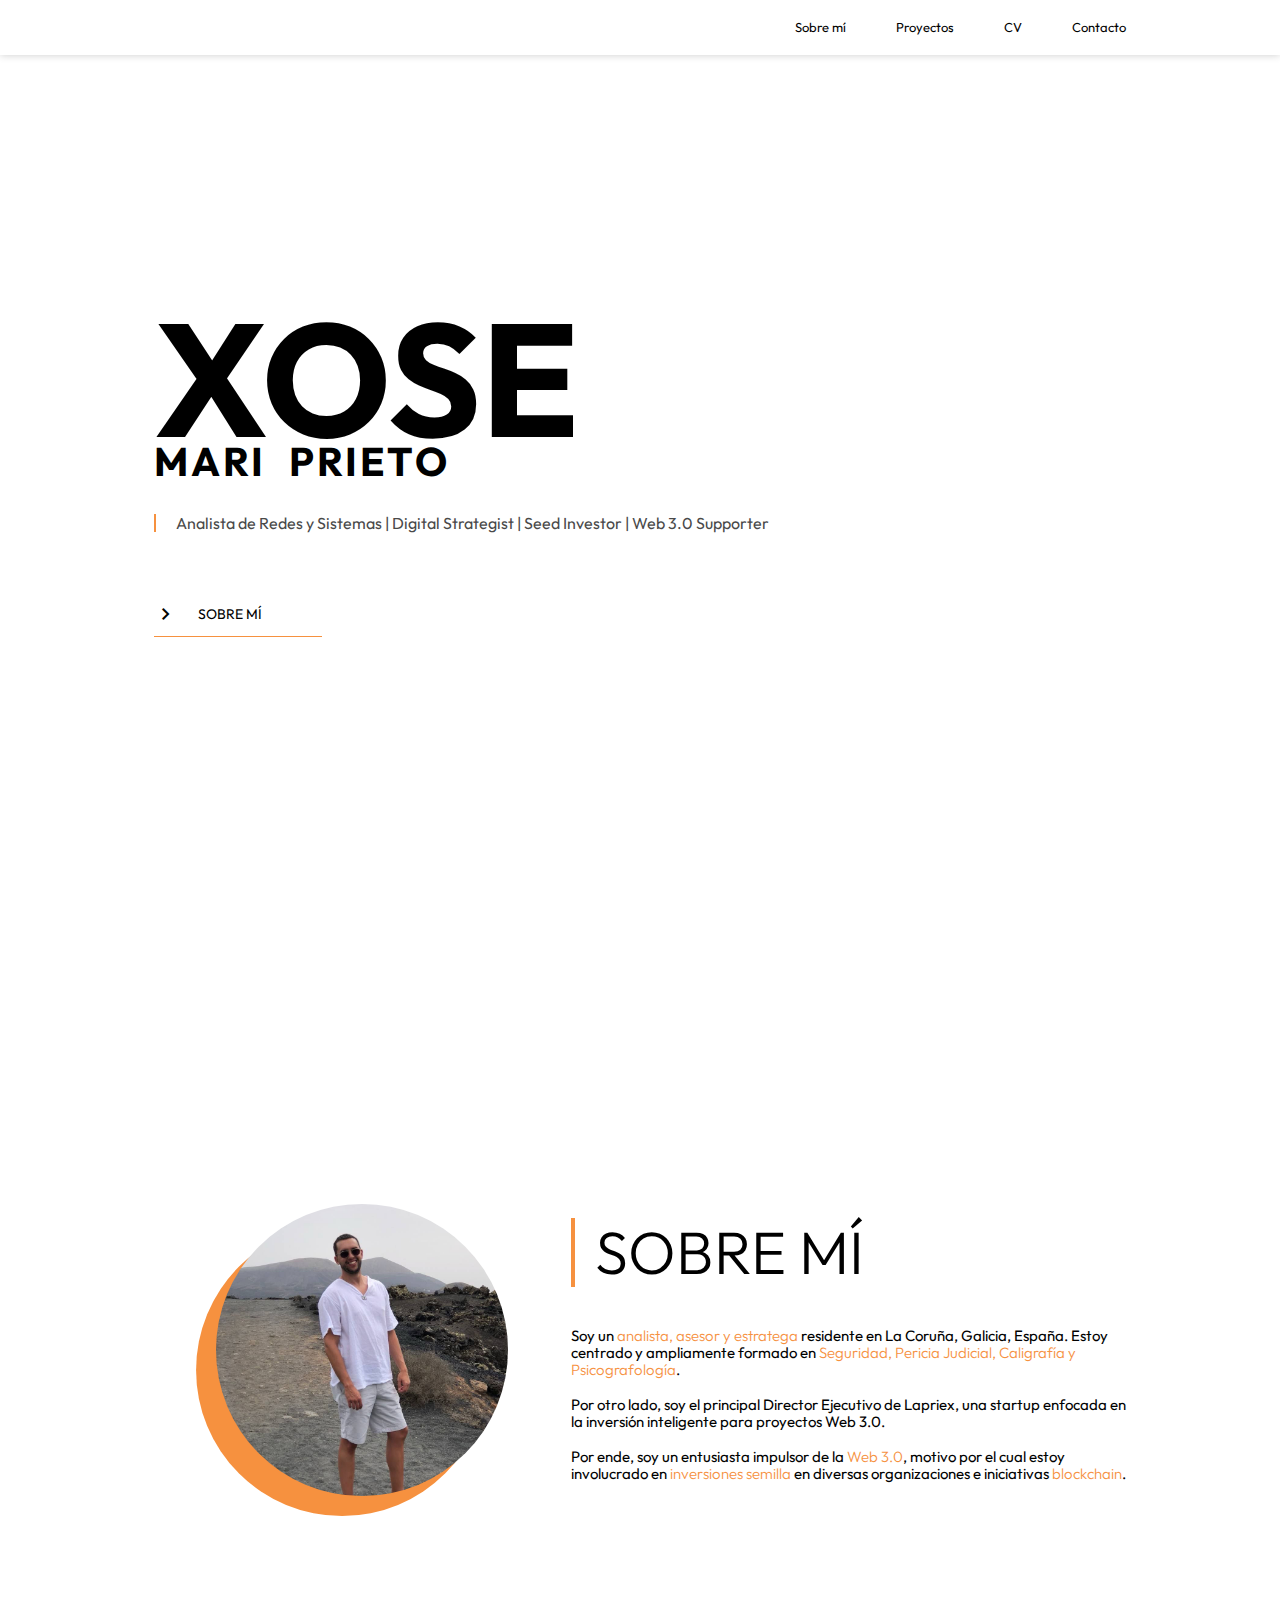
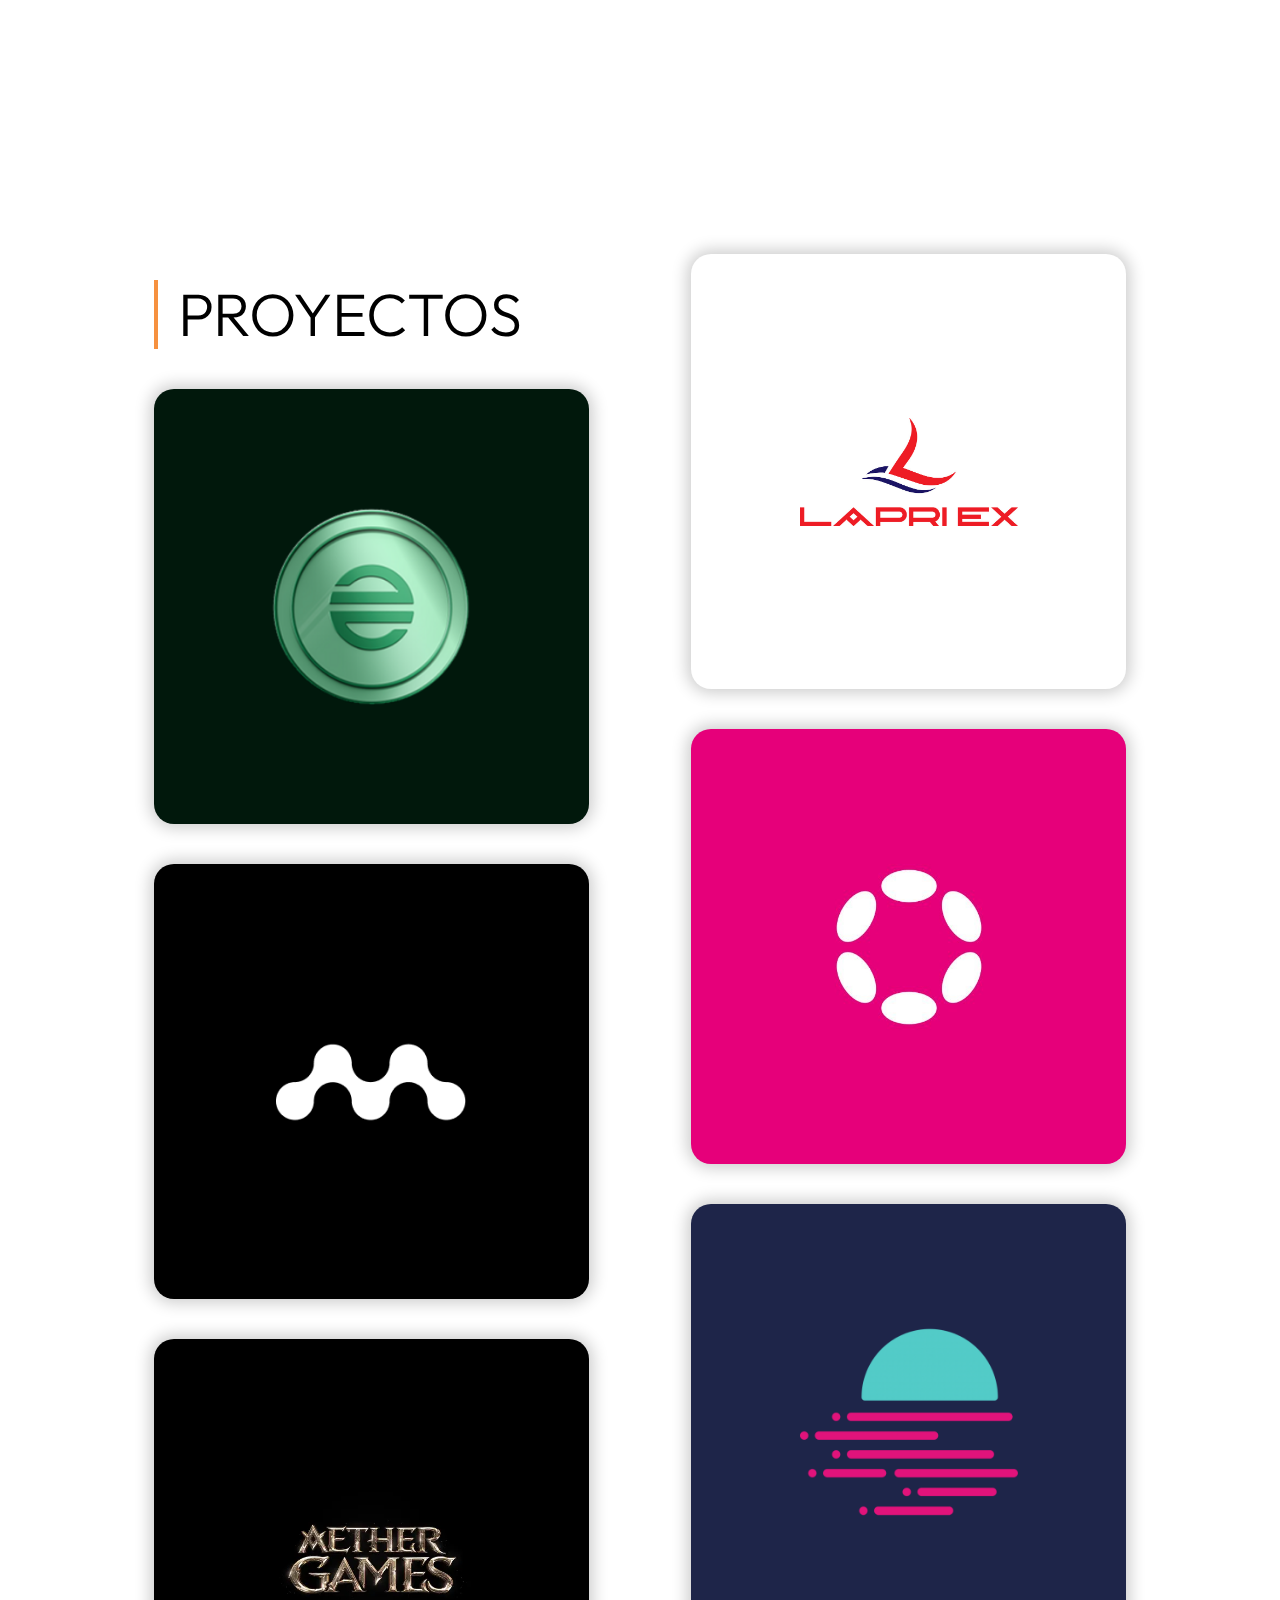
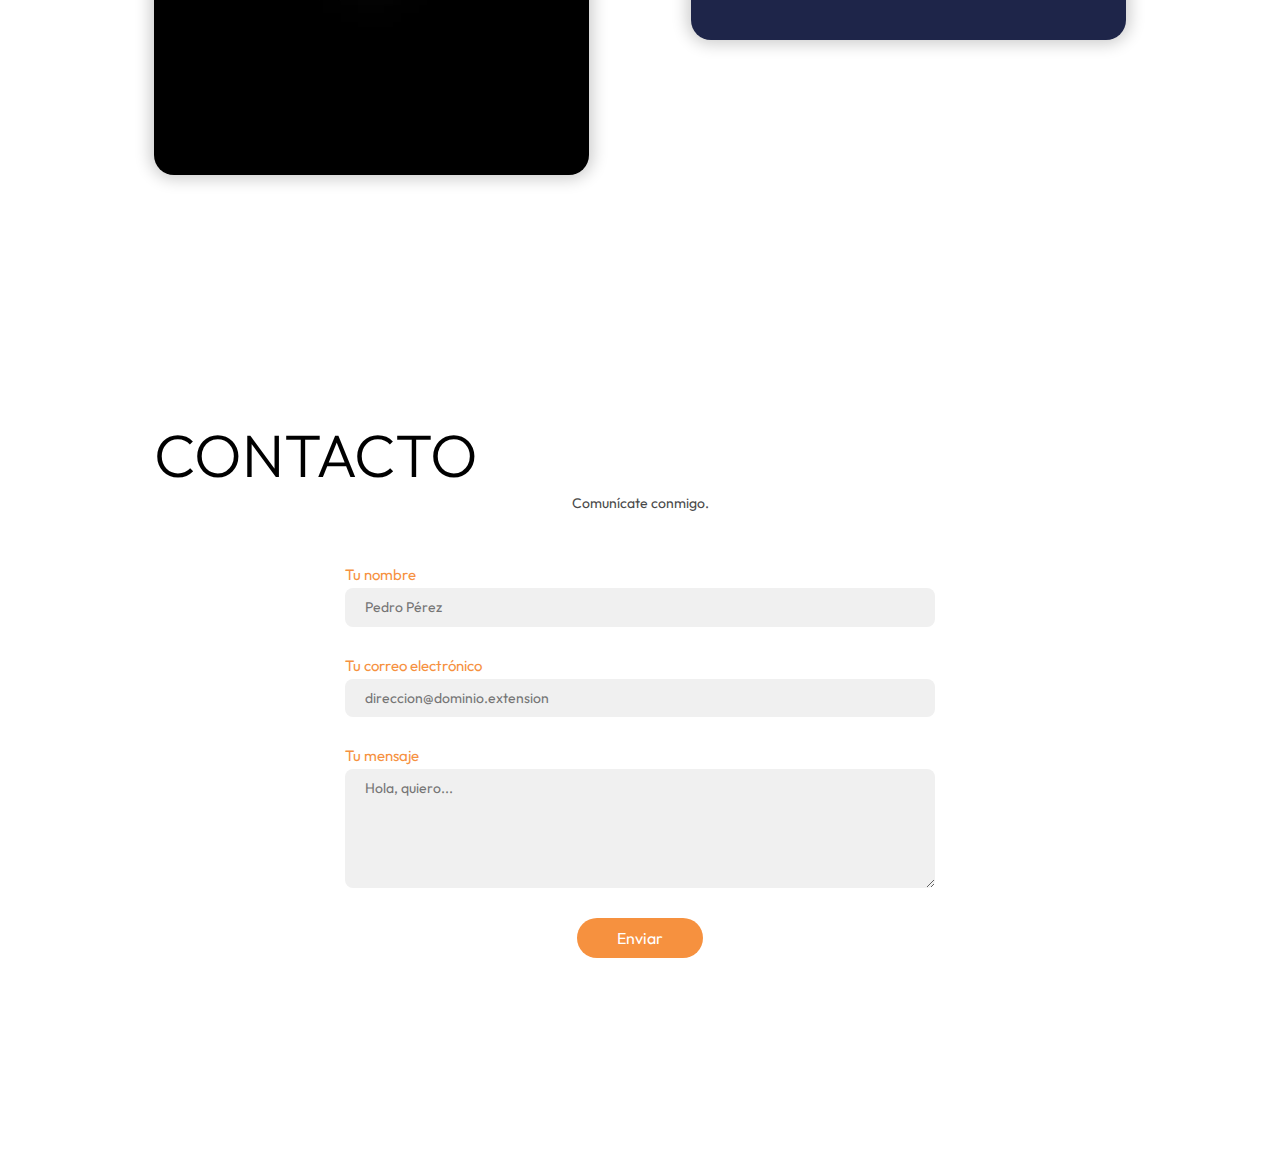
<file: index.html>
<!DOCTYPE html>
<html lang="es">
<head>
    <meta charset="UTF-8">
    <meta name="viewport" content="width=device-width, initial-scale=1.0">
    <link rel="stylesheet" href="https://fonts.googleapis.com/css2?family=Material+Symbols+Outlined:opsz,wght,FILL,GRAD@20..48,100..700,0..1,-50..200" />
    <link rel="stylesheet" href="style.css">
    <link rel="icon" href="img/projects/lapriex.pngdd.png">
    <title>Xose Mari Prieto</title>
</head>
<body>
    <header>
        <nav class="main-top-navbar">
            <ul class="collapsable navbar-link-container">
                
                <li><a href="#about-section">Sobre mí</a></li>
                <li><a href="#projects-section">Proyectos</a></li>
                <li><a href="cv.html">CV</a></li>
                <li><a href="#contact-section">Contacto</a></li>
            </ul>
        </nav>
    </header>

    <main>
        <section id="landing-section" class="landing-section">
            <div class="main-title-container">
                <h1>XOSE</h1>
                <h2>MARI PRIETO</h2>
            </div>
            <p class="role-description">
                Analista de Redes y Sistemas | Digital Strategist | Seed Investor | Web 3.0 Supporter
            </p>
            <a href="#about-section" class="know-invitation">
                <span class="material-symbols-outlined">
                    chevron_right
                </span>
                Sobre mí
            </a>
        </section>

        <section id="about-section" class="about-section">
            <div class="left about-photo">
                <img src="./img/person-pic.jpeg" alt="xose mari prieto persona foto">
            </div>
            <div class="right">
                <h2 class="main-subtitle">Sobre mí</h2>
                <p>Soy un <strong>analista, asesor y estratega</strong> residente en La Coruña, Galicia, España. Estoy centrado y ampliamente formado en <strong>Seguridad, Pericia Judicial, Caligrafía y Psicografología</strong>.<br><br> Por otro lado, soy el principal Director Ejecutivo de Lapriex, una startup enfocada en la inversión inteligente para proyectos Web 3.0. <br><br>Por ende, soy un entusiasta impulsor de la <strong>Web 3.0</strong>, motivo por el cual estoy involucrado en <strong>inversiones semilla</strong> en diversas organizaciones e iniciativas <strong>blockchain</strong>.</p>
            </div>
        </section>

        <section id="projects-section" class="projects-section">
            <h2 class="main-subtitle">Proyectos</h2>
            <div class="projects-wrapper">
                <div class="left">
                    <div class="projects-container">
                        <div style="background-image: url('./img/projects/devve-logo.webp'); background-color: #01180c;" class="project">
                            <a target="_blank" href="https://devve.io" class="project-content">
                                <h3>DevvE</h3>
                                <p>Seed Investor</p>
                            </a>
                        </div>
                        <div style="background-image: url('./img/projects/myria-logo.png'); background-color: #000;" class="project">
                            <a target="_blank" href="https://myria.com" class="project-content">
                                <h3>Myria</h3>
                                <p>Node Operator</p>
                            </a>
                        </div>
                        <div style="background-image: url('./img/projects/aether_games_inc_logo.webp'); background-color: #000;" class="project">
                            <a target="_blank" href="https://aethergames.io/" class="project-content">
                                <h3>Aether Games</h3>
                                <p>Seed Investor</p>
                            </a>
                        </div>
                    </div>
                </div>
                <div style="margin-top: -15vh;" class="right">
                    <div class="projects-container">
                        <div style="background-image: url('./img/projects/lapriex-logo.jpg'); background-color: #fff;" class="project">
                            <a target="_blank" href="https://www.linkedin.com/in/xosemari/" class="project-content">
                                <h3>Lapriex</h3>
                                <p>Principal CEO</p>
                            </a>
                        </div>
                        <div style="background-image: url('./img/projects/polkadot-logo.jpg'); background-color: #e6007a;" class="project">
                            <a target="_blank" href="https://polkadot.network" class="project-content">
                                <h3>Polkadot</h3>
                                <p>Private Equity Investor</p>
                            </a>
                        </div>
                        <div style="background-image: url('./img/projects/moonbeam-logo.png'); background-color: #1e2549;" class="project">
                            <a target="_blank" href="https://moonbeam.network" class="project-content">
                                <h3>Moonbeam</h3>
                                <p>Node Operator</p>
                            </a>
                        </div>
                    </div>
                </div>
            </div>
        </section>

        <section id="contact-section" class="contact-section">
            <h2 class="main-subtitle">Contacto</h2>
            <span>Comunícate conmigo.</span>
            <form method="post" action="https://api.web3forms.com/submit" class="contact-form">
                <!--coloca tu access key que llegó al correo en el "value"-->
                <input type="hidden" name="access_key" value="3b9259c7-28bb-4fe4-8ee1-3c77b73b3793">
                <div class="input-holder">
                    <label for="name-input">Tu nombre</label>
                    <input name="name-input" type="text" placeholder="Pedro Pérez" required>
                </div>
                <div class="input-holder">
                    <label for="mail-input">Tu correo electrónico</label>
                    <input name="mail-input" type="email" placeholder="direccion@dominio.extension" required>
                </div>
                <div class="input-holder">
                    <label for="message-input">Tu mensaje</label>
                    <textarea rows="6" name="message-input" placeholder="Hola, quiero..."></textarea>
                </div>
                <button class="submit-button" type="submit">Enviar</button>
            </form>
        </section>
    </main>
    <!--este es un script de captcha de web3forms-->
    <script src="https://web3forms.com/client/script.js" async defer></script>
</body>
</html>
</file>
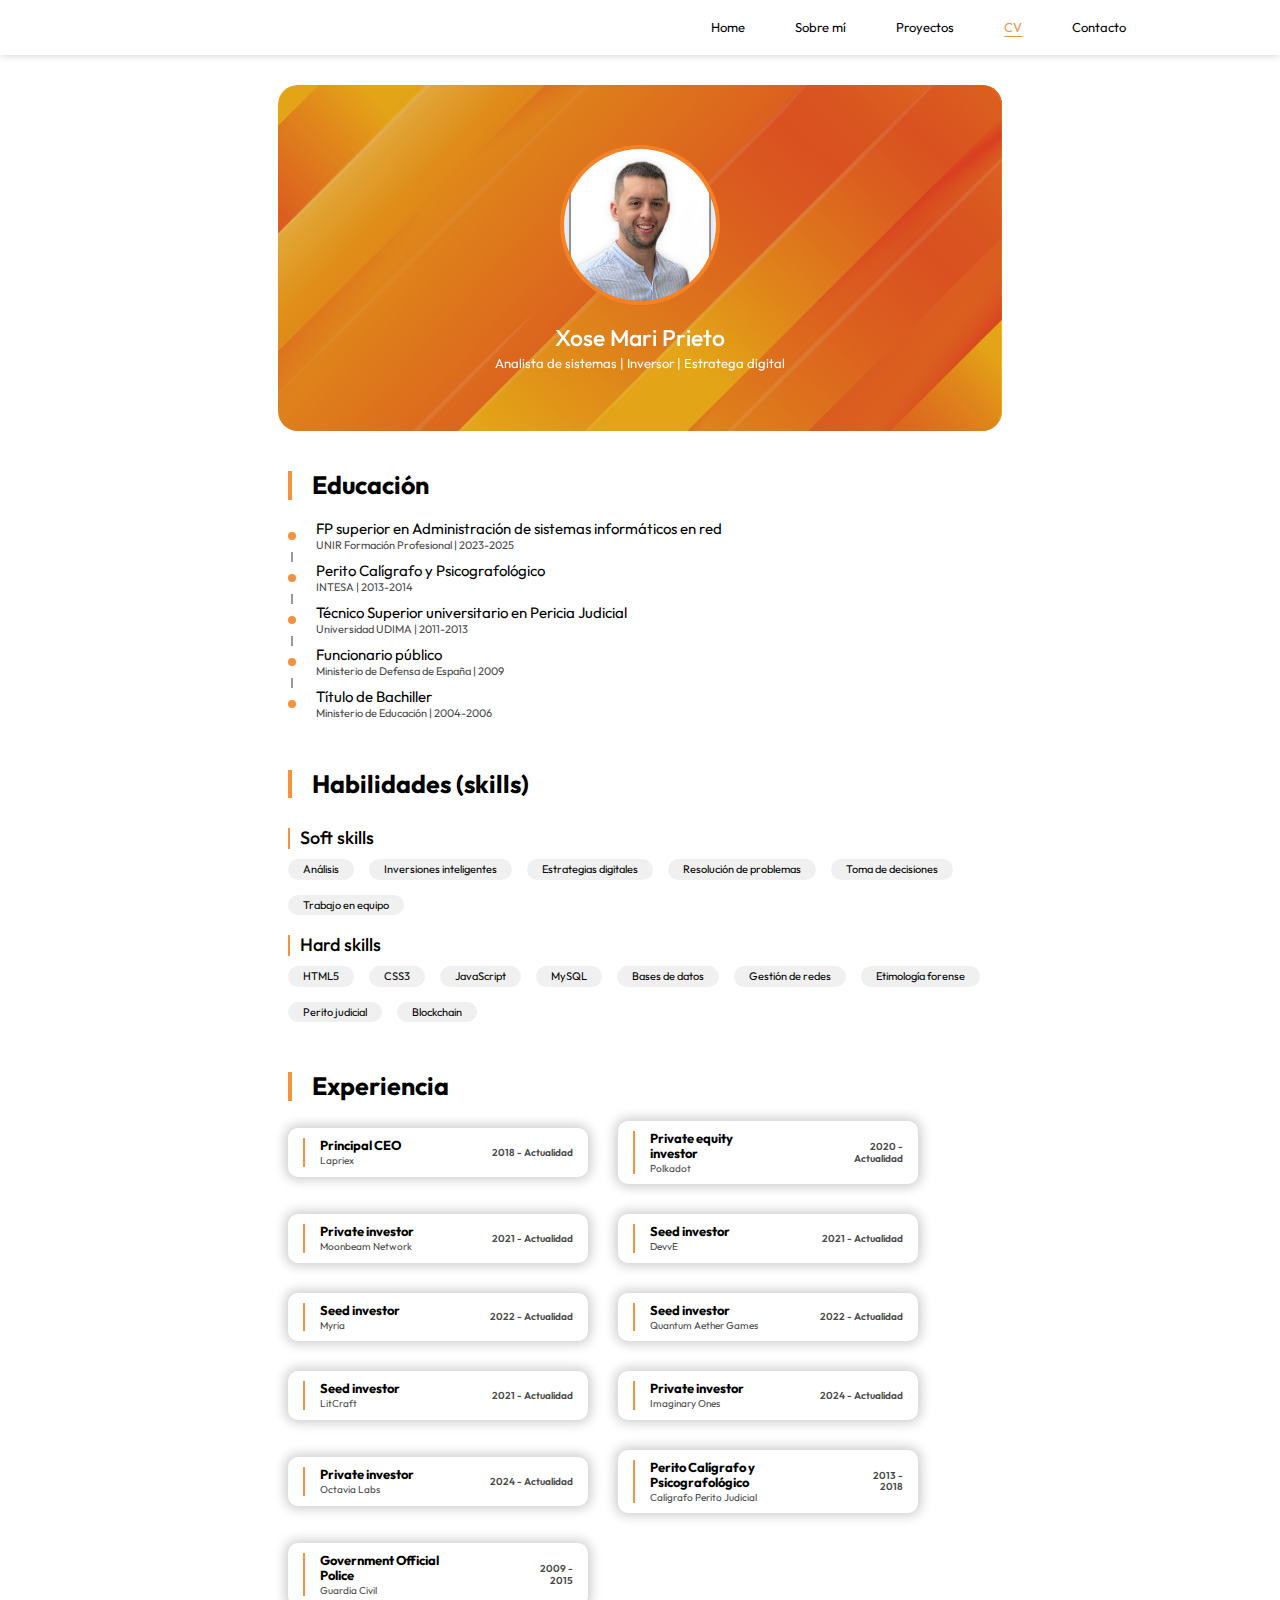
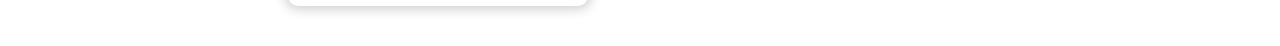
<file: cv.html>
<!DOCTYPE html>
<html lang="es">
<head>
    <meta charset="UTF-8">
    <meta name="viewport" content="width=device-width, initial-scale=1.0">
    <link rel="stylesheet" href="https://fonts.googleapis.com/css2?family=Material+Symbols+Outlined:opsz,wght,FILL,GRAD@20..48,100..700,0..1,-50..200" />
    <link rel="stylesheet" href="style.css">
    <link rel="icon" href="img/projects/lapriex.pngdd.png">
    <title>Xose Mari Prieto | CV</title>
</head>
<body>
    <header>
        <nav class="main-top-navbar">
            <ul class="collapsable navbar-link-container">
                <li><a href="index.html">Home</a></li>
                <li><a href="./index.html#about-section">Sobre mí</a></li>
                <li><a href="./index.html#projects-section">Proyectos</a></li>
                <li><a class="current">CV</a></li>
                <li><a href="./index.html#contact-section">Contacto</a></li>
            </ul>
        </nav>
    </header>

    <main>
        <div class="cv-container">
            <section class="cv-profile">
                <div class="cv-profile-wrapper">
                    <img src="./img/profile-pic.jpeg" alt="xose mari prieto imagen perfil">
                    <h1>Xose Mari Prieto</h1>
                    <span>Analista de sistemas | Inversor | Estratega digital</span>
                </div>
            </section>

            <section class="cv-section cv-education-section">
                <h2 class="cv-section-heading">Educación</h2>
                <div class="cv-education-wrapper">
                    <div class="cv-education-info">
                        <div class="cv-education-dot"></div>
                        <div class="cv-education-text">
                            <p>FP superior en Administración de sistemas informáticos en red</p>
                            <span>UNIR Formación Profesional | 2023-2025</span>
                        </div>
                    </div>
                    <span class="cv-education-line"></span>
                    <div class="cv-education-info">
                        <div class="cv-education-dot"></div>
                        <div class="cv-education-text">
                            <p>Perito Calígrafo y Psicografológico</p>
                            <span>INTESA | 2013-2014</span>
                        </div>
                    </div>
                    <span class="cv-education-line"></span>
                    <div class="cv-education-info">
                        <div class="cv-education-dot"></div>
                        <div class="cv-education-text">
                            <p>Técnico Superior universitario en Pericia Judicial</p>
                            <span>Universidad UDIMA | 2011-2013</span>
                        </div>
                    </div>
                    <span class="cv-education-line"></span>
                    <div class="cv-education-info">
                        <div class="cv-education-dot"></div>
                        <div class="cv-education-text">
                            <p>Funcionario público</p>
                            <span>Ministerio de Defensa de España | 2009</span>
                        </div>
                    </div>
                    <span class="cv-education-line"></span>
                    <div class="cv-education-info">
                        <div class="cv-education-dot"></div>
                        <div class="cv-education-text">
                            <p>Título de Bachiller</p>
                            <span>Ministerio de Educación | 2004-2006</span>
                        </div>
                    </div>
                </div>
            </section>

            <section class="cv-section cv-skills-section">
                <h2 class="cv-section-heading">Habilidades (skills)</h2>
                <div class="cv-areas-wrapper">
                    <h3 class="cv-inner-heading">Soft skills</h3>
                    <div class="cv-areas-expertise">
                        <span>Análisis</span>
                        <span>Inversiones inteligentes</span>
                        <span>Estrategias digitales</span>
                        <span>Resolución de problemas</span>
                        <span>Toma de decisiones</span>
                        <span>Trabajo en equipo</span>
                    </div>
                    <h3 class="cv-inner-heading">Hard skills</h3>
                    <div class="cv-areas-expertise">
                        <span>HTML5</span>
                        <span>CSS3</span>
                        <span>JavaScript</span>
                        <span>MySQL</span>
                        <span>Bases de datos</span>
                        <span>Gestión de redes</span>
                        <span>Etimología forense</span>
                        <span>Perito judicial</span>
                        <span>Blockchain</span>
                    </div>
                </div>
            </section>

            <section class="cv-section cv-experience-section">
                <h2 class="cv-section-heading">Experiencia</h2>
                <div class="cv-experience-wrapper">
                    <div class="cv-experience">
                        <div class="cv-experience-text">
                            <h5>Principal CEO</h5>
                            <span>Lapriex</span>
                        </div>
                        <span class="cv-experience-date">2018 - Actualidad</span>
                    </div>
                    <div class="cv-experience">
                        <div class="cv-experience-text">
                            <h5>Private equity investor</h5>
                            <span>Polkadot</span>
                        </div>
                        <span class="cv-experience-date">2020 - Actualidad</span>
                    </div>
                    <div class="cv-experience">
                        <div class="cv-experience-text">
                            <h5>Private investor</h5>
                            <span>Moonbeam Network</span>
                        </div>
                        <span class="cv-experience-date">2021 - Actualidad</span>
                    </div>
                    <div class="cv-experience">
                        <div class="cv-experience-text">
                            <h5>Seed investor</h5>
                            <span>DevvE</span>
                        </div>
                        <span class="cv-experience-date">2021 - Actualidad</span>
                    </div>
                    <div class="cv-experience">
                        <div class="cv-experience-text">
                            <h5>Seed investor</h5>
                            <span>Myria</span>
                        </div>
                        <span class="cv-experience-date">2022 - Actualidad</span>
                    </div>
                    <div class="cv-experience">
                        <div class="cv-experience-text">
                            <h5>Seed investor</h5>
                            <span>Quantum Aether Games</span>
                        </div>
                        <span class="cv-experience-date">2022 - Actualidad</span>
                    </div>
                    <div class="cv-experience">
                        <div class="cv-experience-text">
                            <h5>Seed investor</h5>
                            <span>LitCraft</span>
                        </div>
                        <span class="cv-experience-date">2021 - Actualidad</span>
                    </div>
                    <div class="cv-experience">
                        <div class="cv-experience-text">
                            <h5>Private investor</h5>
                            <span>Imaginary Ones</span>
                        </div>
                        <span class="cv-experience-date">2024 - Actualidad</span>
                    </div>
                    <div class="cv-experience">
                        <div class="cv-experience-text">
                            <h5>Private investor</h5>
                            <span>Octavia Labs</span>
                        </div>
                        <span class="cv-experience-date">2024 - Actualidad</span>
                    </div>
                    <div class="cv-experience">
                        <div class="cv-experience-text">
                            <h5>Perito Calígrafo y Psicografológico</h5>
                            <span>Calígrafo Perito Judicial</span>
                        </div>
                        <span class="cv-experience-date">2013 - 2018</span>
                    </div>
                    <div class="cv-experience">
                        <div class="cv-experience-text">
                            <h5>Government Official Police</h5>
                            <span>Guardia Civil</span>
                        </div>
                        <span class="cv-experience-date">2009 - 2015</span>
                    </div>
                </div>
            </section>
        </div>
    </main>
</body>
</html>
</file>
<file: style.css>
/*css reset*/

@import url('https://fonts.googleapis.com/css2?family=Libre+Franklin:ital,wght@0,100..900;1,100..900&family=Manrope:wght@200;300;400;500;600;700;800&family=Montserrat:ital,wght@0,100;0,200;0,300;0,400;0,500;0,600;0,700;0,800;0,900;1,100;1,200;1,300;1,400;1,500;1,600;1,700;1,800;1,900&family=Nunito:ital,wght@0,200;0,300;0,400;0,500;0,600;0,700;0,800;0,900;1,200;1,300;1,400;1,500;1,600;1,700;1,800;1,900&family=Outfit:wght@100;200;300;400;500;600;700;800;900&family=Poppins:ital,wght@0,100;0,200;0,300;0,400;0,500;0,600;0,700;0,800;0,900;1,100;1,200;1,300;1,400;1,500;1,600;1,700;1,800;1,900&family=Satisfy&display=swap');

.material-symbols-outlined {
    font-variation-settings:
    'FILL' 0,
    'wght' 400,
    'GRAD' 0,
    'opsz' 24
}

*, *::before, *::after {
    box-sizing: border-box;
    margin: 0;
    padding: 0;
    scroll-behavior: smooth;
    font-family: 'Outfit', 'Manrope', 'Poppins', sans-serif;
    color: #000;
}


html {
    font-size: 62.5%;
    line-height: 1.15; /* 1 */
    -webkit-text-size-adjust: 100%; /* 2 */
    }
    
    
    
    body {
    margin: 0;
    color-scheme: only light;
    }
    
   
    main {
    display: block;
    }
    
   
    
    h1 {
    font-size: 2em;
    }
    
    
    
    hr {
    box-sizing: content-box; /* 1 */
    height: 0; /* 1 */
    overflow: visible; /* 2 */
    }
    
   
    
    pre {
    font-family: monospace, monospace; /* 1 */
    font-size: 1em; /* 2 */
    }
    
    
    
    a {
    background-color: transparent;
    }
    
   
    
    abbr[title] {
    border-bottom: none; /* 1 */
    text-decoration: underline; /* 2 */
    -webkit-text-decoration: underline dotted;
            text-decoration: underline dotted; /* 2 */
    }
    
    
    
    b,
    strong {
    font-weight: bolder;
    }
    
    
    
    code,
    kbd,
    samp {
    font-family: monospace, monospace; /* 1 */
    font-size: 1em; /* 2 */
    }
    
    
    
    small {
    font-size: 80%;
    }
    
    
    
    sub,
    sup {
    font-size: 75%;
    line-height: 0;
    position: relative;
    vertical-align: baseline;
    }
    
    sub {
    bottom: -0.25em;
    }
    
    sup {
    top: -0.5em;
    }
    
    
    img {
    border-style: none;
    }
    
    
    
    button,
    input,
    optgroup,
    select,
    textarea {
    font-family: inherit; /* 1 */
    font-size: 100%; /* 1 */
    line-height: 1.15; /* 1 */
    margin: 0; /* 2 */
    }
    
    
    
    button,
    input { /* 1 */
    overflow: visible;
    }
    
    
    
    button,
    select { /* 1 */
    text-transform: none;
    }
    
    
    
    button,
    [type="button"],
    [type="reset"],
    [type="submit"] {
    -webkit-appearance: button;
    }
    
    
    
    button::-moz-focus-inner,
    [type="button"]::-moz-focus-inner,
    [type="reset"]::-moz-focus-inner,
    [type="submit"]::-moz-focus-inner {
    border-style: none;
    padding: 0;
    }
    
    
    
    button:-moz-focusring,
    [type="button"]:-moz-focusring,
    [type="reset"]:-moz-focusring,
    [type="submit"]:-moz-focusring {
    outline: 1px dotted ButtonText;
    }
    
    
    
    fieldset {
    padding: 0.35em 0.75em 0.625em;
    }
    
    
    
    legend {
    box-sizing: border-box; /* 1 */
    color: inherit; /* 2 */
    display: table; /* 1 */
    max-width: 100%; /* 1 */
    padding: 0; /* 3 */
    white-space: normal; /* 1 */
    }
    
    
    
    progress {
    vertical-align: baseline;
    }
    
    
    
    textarea {
    overflow: auto;
    }
    
    
    
    [type="checkbox"],
    [type="radio"] {
    box-sizing: border-box; /* 1 */
    padding: 0; /* 2 */
    }
    
    
    
    [type="number"]::-webkit-inner-spin-button,
    [type="number"]::-webkit-outer-spin-button {
    height: auto;
    }
    
    
    
    [type="search"] {
    -webkit-appearance: textfield; /* 1 */
    outline-offset: -2px; /* 2 */
    }
    
   
    [type="search"]::-webkit-search-decoration {
    -webkit-appearance: none;
    }
    
   
    
    ::-webkit-file-upload-button {
    -webkit-appearance: button; /* 1 */
    font: inherit; /* 2 */
    }
    
    
    
    details {
    display: block;
    }
    
   
    
    summary {
    display: list-item;
    }
    
    
    
    template {
    display: none;
    }
    
   
    
    [hidden] {
    display: none;
    }

:root {
    --colorPrimary: #fff;
    --colorSecondary: #f6913f;
    --colorTertiary: #494949;
}

/**landing styling*/
header {
    box-shadow: 0 0 8px rgba(0, 0, 0, 0.2);
    display: flex;
    justify-content: center;
    align-items: center;
    height: 55px;
    
    
}
.main-top-navbar {
    width: 100%;
    padding: 0 12vw;
    display: flex;
    justify-content: flex-end;
    align-items: center;
}
.navbar-link-container {
    display: flex;
    justify-content: center;
    align-items: center;
    gap: min(5rem, 5vw);
}
.navbar-link-container li {
    list-style: none;
}
.navbar-link-container a {
    text-decoration: none;
    font-size: 1.3rem;
    transition: all 0.3s;
    text-underline-offset: 4px;
}
.navbar-link-container a.current {
    color: #f6913f;
    text-decoration: underline;
    text-decoration-color: #f6913f;
}
.navbar-link-container a:hover {
    color: #f6913f;
    text-decoration: underline;
    text-decoration-color: #f6913f;
}
@media only screen and (max-width:700px) {
    .main-top-navbar {
        justify-content: center;
    }
    .navbar-link-container a {
        font-size: 1.5rem;
    }
}

/*landing section*/
main {
    display: flex;
    flex-direction: column;
    justify-content: center;
}
.landing-section {
    padding: 5rem 12vw;
    height: calc(100svh - 55px);
    display: flex;
    flex-direction: column;
    justify-content: center;
    gap: 3rem;
}
.main-title-container {
    width: 100%;
    display: flex;
    flex-direction: column;
}
.main-title-container h1 {
    font-size: 16rem;
    line-height: 12rem;
}
.main-title-container h2 {
    font-size: 4rem;
    letter-spacing: 0.3rem;
    word-spacing: 1.2rem;
}
.role-description {
    border-left: 2px solid #f6913f;
    padding-left: 2rem;
    font-size: 1.6rem;
    color: #494949;
}
.know-invitation {
    width: fit-content;
    border-bottom: 1px solid #f6913f;
    padding: 1rem 6rem 1rem 0;
    margin-top: 3rem;
    font-size: 1.4rem;
    text-decoration: none;
    text-transform: uppercase;
    display: flex;
    justify-content: space-between;
    gap: 2rem;
    align-items: center;
    transition: all 0.3s;
}
.know-invitation:hover, .know-invitation:focus {
    cursor: pointer;
    background-color: hsl(27, 91%, 95%);
    gap: 4rem;
}
@media only screen and (max-width:750px) {
    .main-title-container h1 {
        font-size: 12rem;
        line-height: 10rem;
    }
    .main-title-container h2 {
        font-size: 3rem;
    }
}
@media only screen and (max-width:550px) {
    .main-title-container h1 {
        font-size: 9rem;
        line-height: 8rem;
    }
    .main-title-container h2 {
        font-size: 2.5rem;
    }
}

.main-subtitle {
    padding-left: 2rem;
    border-left: 4px solid #f6913f;
    font-size: 6rem;
    font-weight: 300;
    text-transform: uppercase;
    align-self: flex-start;
    display: block;
}
@media only screen and (max-width: 480px) {
    .main-subtitle {
        font-size: 4.5rem;
    }
}

/*about section*/
.about-section {
    padding: 5rem 12vw;
    min-height: 100svh;
    display: grid;
    grid-template-columns: 3fr 4fr;
    justify-content: center;
    align-items: center;
}
.about-section .left, .about-section .right {
    height: 100%;
    display: flex;
    flex-direction: column;
    justify-content: center;
    align-items: center;
    gap: 4rem;
}
.about-photo {
    position: relative;
}
.about-photo img {
    position: absolute;
    z-index: 2;
    aspect-ratio: 1/1;
    object-fit: cover;
    width: 70%;
    height: auto;
    border-radius: 50%;
}
.about-photo::after {
    content: "";
    display: block;
    position: absolute;
    top: calc(50% + 2rem);
    left: calc(50% - 2rem);
    transform: translate(-50%, -50%);
    aspect-ratio: 1/1;
    width: 70%;
    height: auto;
    background-color: #f6913f;
    border-radius: 50%;
    z-index: 1;
}
.about-section h2 {
    width: 100%;
}
.about-section p {
    font-size: 1.5rem;
}
.about-section p strong {
    font-weight: 300;
    color: #f6913f;
}
@media only screen and (max-width: 800px) {
    .about-section {
        grid-template-columns: 1fr;
    }
    .about-photo img {
        width: min(300px, 70%);
    }
    .about-photo::after {
        width: min(300px, 70%);
    }
}

/*projects-section*/
.projects-section {
    padding: 8rem 12vw;
    min-height: 100svh;
    display: flex;
    flex-direction: column;
    gap: 2rem;
}

.projects-wrapper {
    display: grid;
    grid-template-columns: 1fr 1fr;
    gap: max(8vw, 4rem);
}
.projects-section .left, .projects-section .right{
    display: flex;
    flex-direction: column;
    gap: 4rem;
    
}

.projects-container {
    width: 100%;
    margin-top: 2rem;
    display: flex;
    flex-direction: column;
    gap: 4rem;
}
.project {
    background-position: center;
    background-repeat: no-repeat;
    background-size: 50%;
    background-color: #fff;
    box-shadow: 0 0 16px 4px rgba(0, 0, 0, 0.2);
    border-radius: 2rem;
    aspect-ratio: 1/1;
    width: 100%;
    height: auto;
    display: flex;
    justify-content: center;
    align-items: center;
}
.project-content {
    padding: 2rem;
    opacity: 0;
    background-color: #fff;
    border-radius: 2rem;
    width: 100%;
    height: 100%;
    transition: all 0.3s ease-out;
    display: flex;
    flex-direction: column;
    justify-content: center;
    align-items: center;
    gap: 1rem;
    text-decoration: none;
}
.project-content:hover {
    cursor: pointer;
    opacity: 0.9;
}
.project-content h3 {
    font-size: 2rem;
}
.project-content p {
    color: #494949;
    font-size: 1.4rem;
}
@media only screen and (max-width: 970px) {
    .projects-wrapper {
        width: min(400px, 100%);
        display: flex;
        flex-direction: column-reverse;
    }
    .projects-wrapper .right {
        margin-top: 0 !important;
    }
}

.contact-section {
    padding: 8rem 12vw;
    min-height: 100svh;
    width: 100%;
    display: flex;
    flex-direction: column;
    justify-content: center;
    align-items: center;
    gap: 0.5rem;
}
.contact-section h2{
    border: none;
    padding: 0;
}
.contact-section > span {
    font-size: 1.4rem;
    font-weight: 400;
    color: #494949;
}
.contact-form {
    margin-top: 2rem;
    width: min(650px, 100%);
    display: flex;
    flex-direction: column;
    align-items: center;
    padding: 3rem;
    gap: 3rem;
    border-radius: 2rem;
}
.input-holder {
    width: 100%;
    display: flex;
    flex-direction: column;
    gap: 0.5rem;
}
.input-holder label {
    font-size: 1.5rem;
    color: #f6913f;
}
.input-holder input, .input-holder textarea {
    width: 100%;
    border-radius: 0.8rem;
    padding: 1.1rem 2rem;
    border: none;
    font-size: 1.4rem;
    background-color: #f0f0f0;
}
.input-holder input:focus, .input-holder textarea:focus {
    outline: 1px solid #f6913f;
}
.submit-button {
    width: fit-content;
    background-color: #f6913f;
    color: #fff;
    border-radius: 1000rem;
    padding: 1.1rem 4rem;
    font-size: 1.6rem;
    border: none;
    transition: all 0.3s;
}
.submit-button:hover {
    cursor: pointer;
    opacity: 0.75;
}

/**CV page*/
.cv-container {
    margin: 0 auto;
    padding: 3rem 3vw;
    width: min(95%, 800px);
    display: flex;
    flex-direction: column;
    justify-content: center;
    align-items: center;
    gap: 3rem;
}
.cv-profile {
    width: 100%;
    background-image: url('./img/orange-bg.svg');
    background-position: center;
    background-repeat: no-repeat;
    background-size: cover;
    border-radius: 2rem;
}
.cv-profile-wrapper {
    backdrop-filter: brightness(90%);
    width: 100%;
    height: 100%;
    padding: 6rem 2rem;
    display: flex;
    flex-direction: column;
    justify-content: center;
    align-items: center;
    gap: 0.5rem;
    border-radius: 2rem;
}
.cv-profile img {
    margin-bottom: 1.5rem;
    border: 4px solid hsl(27, 91%, 55%);
    object-fit: cover;
    aspect-ratio: 1/1;
    width: 16rem;
    height: auto;
    border-radius: 50%;
}
.cv-profile h1 {
    font-size: 2.3rem;
    font-weight: 500;
    text-align: center;
    color: #fff;
}
.cv-profile span {
    font-size: 1.3rem;
    text-align: center;
    color: #fff;
}
.cv-section {
    width: 100%;
    padding: 1rem;
    display: flex;
    flex-direction: column;
}
.cv-section-heading {
    border-left: 4px solid #f6913f;
    margin-bottom: 2rem;
    padding-left: 2rem;
    font-size: 2.5rem;
    font-weight: 700;
}
.cv-inner-heading {
    padding-left: 1rem;
    border-left: 2px solid #f6913f;
    margin-top: 1rem;
    font-size: 1.8rem;
    font-weight: 500;
}

.cv-education-wrapper {
    display: flex;
    flex-direction: column;
}
.cv-education-info {
    display: flex;
    align-items: center;
    gap: 2rem;
}
.cv-education-dot {
    aspect-ratio: 1/1;
    width: 0.8rem;
    height: auto;
    background-color: #f6913f;
    border-radius: 50%;
}
.cv-education-line {
    background-color: #9a9a9a;
    width: 2px;
    height: 1rem;
    margin-left: 0.3rem;
}
.cv-education-text {
    display: flex;
    flex-direction: column;
    gap: 0.2rem;
}
.cv-education-text p {
    font-size: 1.5rem;
}
.cv-education-text span {
    font-size: 1.1rem;
    color: #494949;
}

.cv-areas-wrapper {
    display: flex;
    flex-direction: column;
    gap: 1rem;
}
.cv-areas-expertise {
    display: flex;
    align-items: center;
    flex-wrap: wrap;
    gap: 1.5rem;
}
.cv-areas-expertise span {
    background-color: #f0f0f0;
    font-size: 1.1rem;
    padding: 0.4rem 1.5rem;
    border-radius: 10000rem;
}

.cv-experience-wrapper {
    display: flex;
    flex-wrap: wrap;
    align-items: center;
    gap: 3rem;
}
.cv-experience {
    border-radius: 1rem;
    box-shadow: 0 0 12px 3px rgba(0, 0, 0, 0.2);
    width: 300px;
    padding: 1rem 1.5rem;
    display: flex;
    justify-content: space-between;
    align-items: center;
    gap: 5rem;
}
.cv-experience-text {
    display: flex;
    flex-direction: column;
    gap: 0.2rem;
    padding-left: 1.5rem;
    border-left: 2px solid #f6913f;
}
.cv-experience-text h5 {
    font-size: 1.3rem;
}
.cv-experience-text span {
    color: #494949;
}
.cv-experience-date {
    color: #494949;
    font-weight: 600;
    text-align: right;
}

@media print {
    header {
        display: none;
    }
    .cv-section {
        width: 100%;
    }
    .cv-experience {
        width: calc(50% - 3rem);
    }
}
</file>
